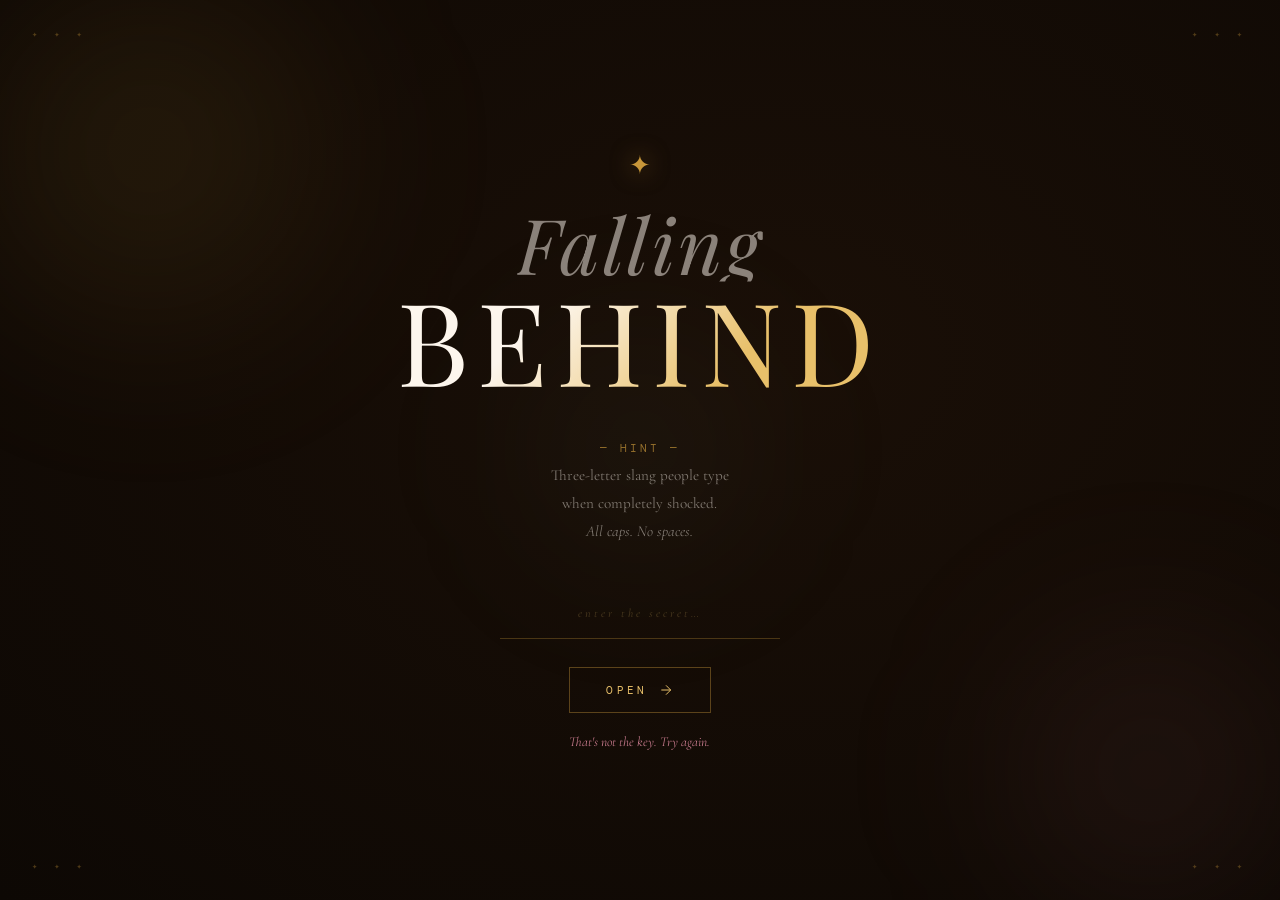
<file: index.html>
<!DOCTYPE html>
<html lang="en">
<head>
  <meta charset="UTF-8" />
  <meta name="viewport" content="width=device-width, initial-scale=1.0"/>
  <title>For You</title>
  <link rel="icon" type="image/png" sizes="1000x1000" href="papoi.png">
  <link rel="stylesheet" href="style.css" />
  <link href="https://fonts.googleapis.com/css2?family=Playfair+Display:ital,wght@0,400;0,700;1,400;1,600&family=Cormorant+Garamond:ital,wght@0,300;0,400;1,300;1,400&family=DM+Mono:wght@300;400&display=swap" rel="stylesheet"/>
</head>
<body>

  <div id="page-gate" class="page active">
    <div class="particles" id="particles"></div>
    <div class="blob blob-1"></div>
    <div class="blob blob-2"></div>
    <div class="blob blob-3"></div>

    <div class="gate-center">
      <div class="gate-icon">✦</div>
      <h1 class="gate-title">
        <span class="line-1">Falling</span>
        <span class="line-2">behind</span>
      </h1>
      <p class="gate-clue">
        <span class="clue-label">— hint —</span><br/>
        Three-letter slang people type<br/>when completely shocked.<br/>
        <em>All caps. No spaces.</em>
      </p>
      <div class="password-wrapper">
        <input type="password" id="password-input" class="password-input"
          placeholder="enter the secret…" maxlength="10" autocomplete="off"/>
        <div class="input-line"></div>
        <div class="input-glow"></div>
      </div>
      <button class="gate-btn" id="gate-btn">
        <span>Open</span>
        <svg viewBox="0 0 24 24" fill="none" stroke="currentColor" stroke-width="1.5">
          <path d="M5 12h14M12 5l7 7-7 7"/>
        </svg>
      </button>
      <p class="gate-error" id="gate-error">That's not the key. Try again.</p>
    </div>

    <div class="corner corner-tl">✦ ✦ ✦</div>
    <div class="corner corner-tr">✦ ✦ ✦</div>
    <div class="corner corner-bl">✦ ✦ ✦</div>
    <div class="corner corner-br">✦ ✦ ✦</div>
  </div>

  <canvas id="transition-canvas"></canvas>

  <div id="page-letter" class="page">

    <canvas id="petals-canvas"></canvas>

    <div class="orb orb-1"></div>
    <div class="orb orb-2"></div>
    <div class="orb orb-3"></div>

    <div class="music-player" id="music-player">
      <audio id="bg-audio" loop>
        <source src="firstfrost.mp3" type="audio/mpeg"/>
      </audio>
      <div class="music-disc" id="music-disc">
        <div class="disc-inner">♪</div>
      </div>
      <div class="music-info">
        <span class="music-title">Yearning</span>
        <span class="music-sub">playing ♡</span>
      </div>
      <button class="music-btn" id="music-toggle" title="Play / Pause">
        <svg class="icon-play"  viewBox="0 0 24 24" fill="currentColor"><path d="M8 5v14l11-7z"/></svg>
        <svg class="icon-pause" viewBox="0 0 24 24" fill="currentColor" style="display:none"><path d="M6 19h4V5H6v14zm8-14v14h4V5h-4z"/></svg>
      </button>
      <div class="music-bars">
        <span></span><span></span><span></span><span></span><span></span>
      </div>
    </div>

    <div class="letter-scene">
      <div class="deco-panel deco-left">
        <div class="deco-vine">
          <svg viewBox="0 0 100 700" xmlns="http://www.w3.org/2000/svg" class="vine-svg">
            <path class="vine-path"
              d="M50 0 Q25 60 50 120 Q75 180 50 240 Q25 300 50 360 Q75 420 50 480 Q25 540 50 600 Q75 660 50 700"
              stroke="currentColor" fill="none" stroke-width="1.8" opacity="0.5"
              stroke-dasharray="900" stroke-dashoffset="900"/>
            <ellipse cx="32" cy="90"  rx="14" ry="7" fill="currentColor" opacity=".22" transform="rotate(-35 32 90)"/>
            <ellipse cx="68" cy="180" rx="14" ry="7" fill="currentColor" opacity=".22" transform="rotate(35 68 180)"/>
            <ellipse cx="32" cy="270" rx="16" ry="8" fill="currentColor" opacity=".22" transform="rotate(-30 32 270)"/>
            <ellipse cx="68" cy="360" rx="14" ry="7" fill="currentColor" opacity=".22" transform="rotate(35 68 360)"/>
            <ellipse cx="32" cy="450" rx="16" ry="8" fill="currentColor" opacity=".22" transform="rotate(-30 32 450)"/>
            <ellipse cx="68" cy="540" rx="14" ry="7" fill="currentColor" opacity=".22" transform="rotate(35 68 540)"/>
          </svg>
        </div>
        <div class="deco-flowers">
          <div class="flower flower-1">✿</div>
          <div class="flower flower-2">❀</div>
          <div class="flower flower-3">✾</div>
          <div class="flower flower-4">✿</div>
          <div class="flower flower-5">❋</div>
          <div class="flower flower-6">❀</div>
        </div>
        <div class="side-butterflies">
          <div class="butterfly b-l-1">🦋</div>
          <div class="butterfly b-l-2">🦋</div>
        </div>
      </div>

      <div class="letter-container">
        <div class="letter-paper" id="letter-paper">
          <div class="paper-texture"></div>

          <!-- Wax seal -->
          <div class="wax-seal"><div class="seal-circle">✦</div></div>

          <!-- Ribbon -->
          <div class="ribbon-banner">
            <div class="ribbon-side ribbon-left-side"></div>
            <span class="ribbon-text">✿ &nbsp; 你好 &nbsp; ✿</span>
            <div class="ribbon-side ribbon-right-side"></div>
          </div>

          <div class="letter-ornament-top">
            <div class="ornament-line"></div>
            <span class="ornament-symbol">✦ ❧ ✦</span>
            <div class="ornament-line"></div>
          </div>

          <div class="letter-header">
          <p class="letter-date">2026</p>
          <p class="tiny-note">
          Click ⬇
          </p>
          <a href="message.html" class="memory-date">
            08/06/26
          </a>

          <a href="hbdquin.html" class="memory-date">
            hbd quin 26
          </a>

          <h2 class="letter-salutation">Haii kuinn</h2>
        </div>  

          <div class="letter-body">
            <p class="reveal-p">
              I’ve actually been thinking for quite a while about whether I should give you this letter or not. In the end, I decided to just do it before I overthink everything again. I don’t really expect anything from this letter honestly, but I think there are some things I’ve wanted to say, at least for myself.
            </p>

            <div class="inline-deco">— ✦ —</div>

            <p class="reveal-p">
              I just want to thank you for every little impact you brought into my life, even if you probably never realized it. Somehow, just seeing you around could make an ordinary day feel a bit better. It’s funny because we never really talked, and I never had the courage to properly tell you how I felt either. Maybe because deep down, I already knew nothing would probably happen anyway, so I just kept everything to myself.
            </p>

            <p class="reveal-p">
             But strangely, I don’t regret it. I think some people come into our lives not to become “something,” but just to leave good memories behind, and I’m honestly grateful for that. Even from a distance, you became a small part of my life that I’ll probably remember for a long time. At first, I thought that if I could be your friend, it would make my feelings go away but turns out I didn't have the opportunity to talk to you and my feelings ended up getting worse. But it's fine, I have already dealt with it :p
            </p>

            <div class="pressed-flower-deco">
              <span class="pf pf-1">✿</span>
              <span class="pf pf-2">❀</span>
              <span class="pf pf-3">✾</span>
              <span class="pf pf-4">❀</span>
              <span class="pf pf-5">✿</span>
            </div>

            <div class="inline-deco">— ✦ —</div>

            <p class="reveal-p">
              Giving you this letter feels a little embarrassing ngl, but also relieving at the same time. At least now I won’t keep wondering “what if I said something?” years later. Humans love doing that to themselves for some reason.
            </p>

            <p class="reveal-p">
              Anyway, I genuinely wish nothing but good things for you. Good luck with your uni preparation!!!! future can feel scary and exciting at the same time, but I hope everything goes well for you and that you end up somewhere that makes you happy.
            </p>
          </div>

          <div class="letter-closing">
            <p class="closing-text">Anonymous,</p>
            <p class="closing-signature">— ✦ —</p>
            <div class="closing-hearts">
              <span class="hrt hrt-1">♡</span>
              <span class="hrt hrt-2">♡</span>
              <span class="hrt hrt-3">♡</span>
            </div>
          </div>

          <!-- Reply Form -->
<div class="reply-section">
  <div class="reply-ornament">
    <span>✦</span>
  </div>

  <h3 class="reply-title">anything you want to say?</h3>

  <p class="reply-sub">
  if you want to leave a comment you can
  text here
  i will reply through the link below the send button
  </p>

  <form
    class="reply-form"
    action="https://formspree.io/f/mkoenkna"
    method="POST"
  >
    <textarea
      name="message"
      placeholder="write something here..."
      required
    ></textarea>

    <button type="submit" class="reply-btn">
      send ✦
    </button>

    <a href="reply.html" class="hidden-reply-link">
  click here to see my reply
</a>
  </form>
</div>

          <div class="letter-ornament-bottom">
            <div class="ornament-line"></div>
            <span class="ornament-symbol">✾ ❦ ✾</span>
            <div class="ornament-line"></div>
          </div>

          <div class="stamp stamp-tl">✿</div>
          <div class="stamp stamp-tr">✿</div>
          <div class="stamp stamp-bl">✾</div>
          <div class="stamp stamp-br">✾</div>
        </div>
      </div>

      <div class="deco-panel deco-right">
        <div class="deco-vine">
          <svg viewBox="0 0 100 700" xmlns="http://www.w3.org/2000/svg" class="vine-svg" style="transform:scaleX(-1)">
            <path class="vine-path"
              d="M50 0 Q25 60 50 120 Q75 180 50 240 Q25 300 50 360 Q75 420 50 480 Q25 540 50 600 Q75 660 50 700"
              stroke="currentColor" fill="none" stroke-width="1.8" opacity="0.5"
              stroke-dasharray="900" stroke-dashoffset="900"/>
            <ellipse cx="32" cy="90"  rx="14" ry="7" fill="currentColor" opacity=".22" transform="rotate(-35 32 90)"/>
            <ellipse cx="68" cy="180" rx="14" ry="7" fill="currentColor" opacity=".22" transform="rotate(35 68 180)"/>
            <ellipse cx="32" cy="270" rx="16" ry="8" fill="currentColor" opacity=".22" transform="rotate(-30 32 270)"/>
            <ellipse cx="68" cy="360" rx="14" ry="7" fill="currentColor" opacity=".22" transform="rotate(35 68 360)"/>
            <ellipse cx="32" cy="450" rx="16" ry="8" fill="currentColor" opacity=".22" transform="rotate(-30 32 450)"/>
            <ellipse cx="68" cy="540" rx="14" ry="7" fill="currentColor" opacity=".22" transform="rotate(35 68 540)"/>
          </svg>
        </div>
        <div class="deco-flowers">
          <div class="flower flower-1">❀</div>
          <div class="flower flower-2">✿</div>
          <div class="flower flower-3">❋</div>
          <div class="flower flower-4">✾</div>
          <div class="flower flower-5">✿</div>
          <div class="flower flower-6">✾</div>
        </div>
        <div class="side-butterflies">
          <div class="butterfly b-r-1">🦋</div>
          <div class="butterfly b-r-2">🦋</div>
        </div>
      </div>

    </div>

    <div class="sparkle-layer" id="sparkle-layer"></div>

  </div>

  <script src="script.js"></script>
</body>
</html>
</file>
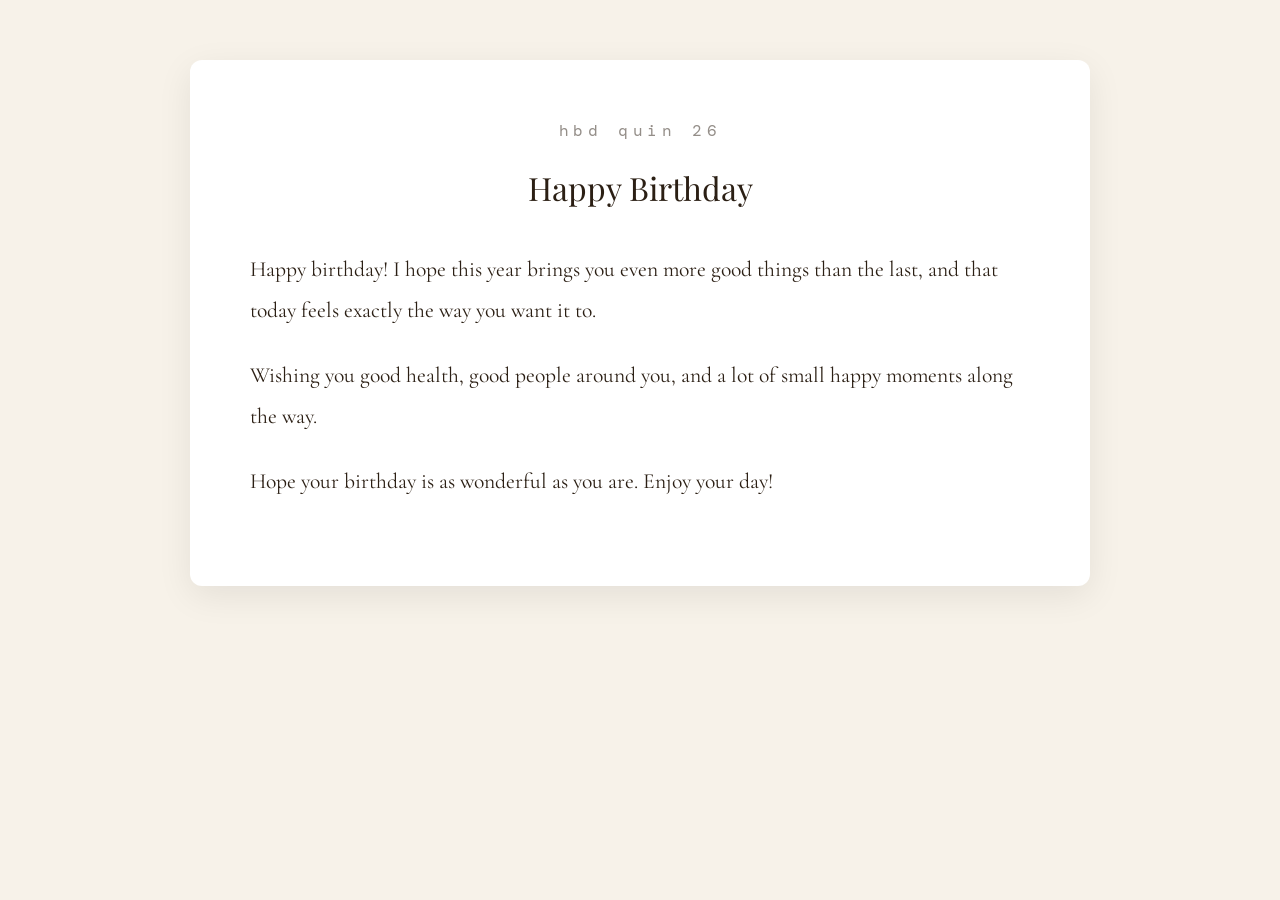
<file: Hbdquin.html>
<!DOCTYPE html>
<html lang="en">
<head>
<meta charset="UTF-8">
<meta name="viewport" content="width=device-width, initial-scale=1.0">
<title>hbd quin 26</title>
<link rel="stylesheet" href="message.css">
<link rel="icon" type="image/png" sizes="1000x1000" href="papoi.png">
<link href="https://fonts.googleapis.com/css2?family=Playfair+Display:wght@400;600&family=Cormorant+Garamond:wght@400;500&family=DM+Mono:wght@300;400&display=swap" rel="stylesheet">
</head>

<body>

<div class="container">

<div class="paper">

<div class="top-date">
hbd quin 26
</div>

<h1>Happy Birthday</h1>

<div class="content">
<p>
Happy birthday! I hope this year brings you even more good things than the last, and that today feels exactly the way you want it to.
</p>
<p>
Wishing you good health, good people around you, and a lot of small happy moments along the way.
</p>
<p>
Hope your birthday is as wonderful as you are. Enjoy your day!
</p>
</div>

</div>

</div>

</body>
</html>
</file>
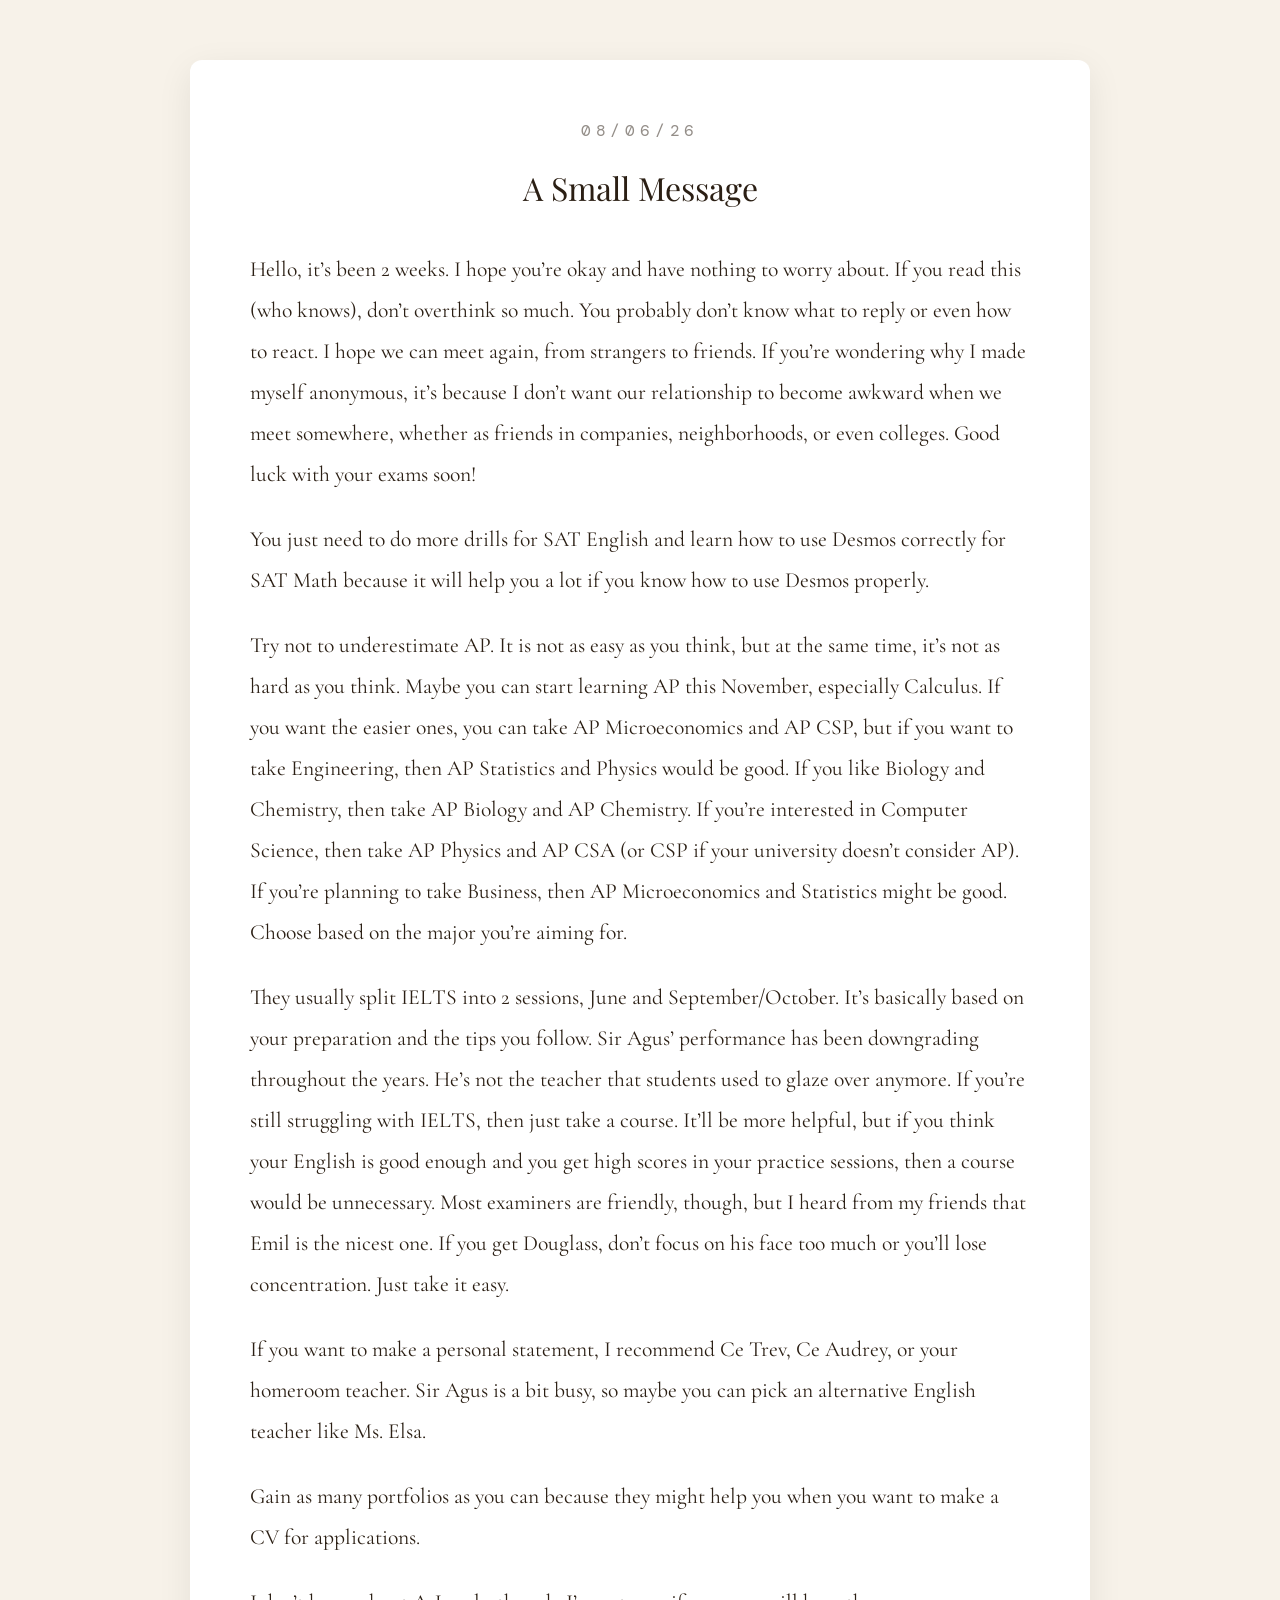
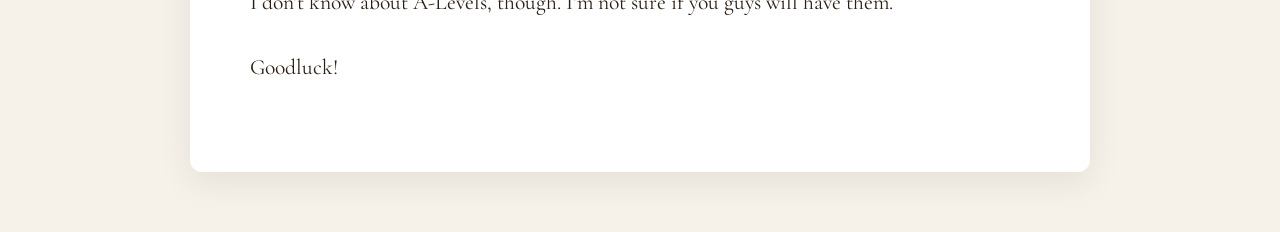
<file: message.html>
<!DOCTYPE html>
<html lang="en">
<head>
<meta charset="UTF-8">
<meta name="viewport" content="width=device-width, initial-scale=1.0">
<title>08/06/26</title>
<link rel="stylesheet" href="message.css">
<link rel="icon" type="image/png" sizes="1000x1000" href="papoi.png">
<link href="https://fonts.googleapis.com/css2?family=Playfair+Display:wght@400;600&family=Cormorant+Garamond:wght@400;500&family=DM+Mono:wght@300;400&display=swap" rel="stylesheet">
</head>

<body>

<div class="container">

<div class="paper">

<div class="top-date">
08/06/26
</div>

<h1>A Small Message</h1>

<div class="content">
<p>
Hello, it’s been 2 weeks. I hope you’re okay and have nothing to worry about. If you read this (who knows), don’t overthink so much. You probably don’t know what to reply or even how to react. I hope we can meet again, from strangers to friends. If you’re wondering why I made myself anonymous, it’s because I don’t want our relationship to become awkward when we meet somewhere, whether as friends in companies, neighborhoods, or even colleges. Good luck with your exams soon!
</p>
<p>
You just need to do more drills for SAT English and learn how to use Desmos correctly for SAT Math because it will help you a lot if you know how to use Desmos properly.
</p>
<p>
Try not to underestimate AP. It is not as easy as you think, but at the same time, it’s not as hard as you think. Maybe you can start learning AP this November, especially Calculus. If you want the easier ones, you can take AP Microeconomics and AP CSP, but if you want to take Engineering, then AP Statistics and Physics would be good. If you like Biology and Chemistry, then take AP Biology and AP Chemistry. If you’re interested in Computer Science, then take AP Physics and AP CSA (or CSP if your university doesn’t consider AP). If you’re planning to take Business, then AP Microeconomics and Statistics might be good. Choose based on the major you’re aiming for.
</p>
<p>
They usually split IELTS into 2 sessions, June and September/October. It’s basically based on your preparation and the tips you follow. Sir Agus’ performance has been downgrading throughout the years. He’s not the teacher that students used to glaze over anymore. If you’re still struggling with IELTS, then just take a course. It’ll be more helpful, but if you think your English is good enough and you get high scores in your practice sessions, then a course would be unnecessary. Most examiners are friendly, though, but I heard from my friends that Emil is the nicest one. If you get Douglass, don’t focus on his face too much or you’ll lose concentration. Just take it easy.
<p>
If you want to make a personal statement, I recommend Ce Trev, Ce Audrey, or your homeroom teacher. Sir Agus is a bit busy, so maybe you can pick an alternative English teacher like Ms. Elsa.
</p>
<p>
Gain as many portfolios as you can because they might help you when you want to make a CV for applications.
</p>
<p>
I don’t know about A-Levels, though. I’m not sure if you guys will have them.
</p>
<p>
Goodluck!
</p>
</div>

</div>

</div>

</body>
</html>
</file>
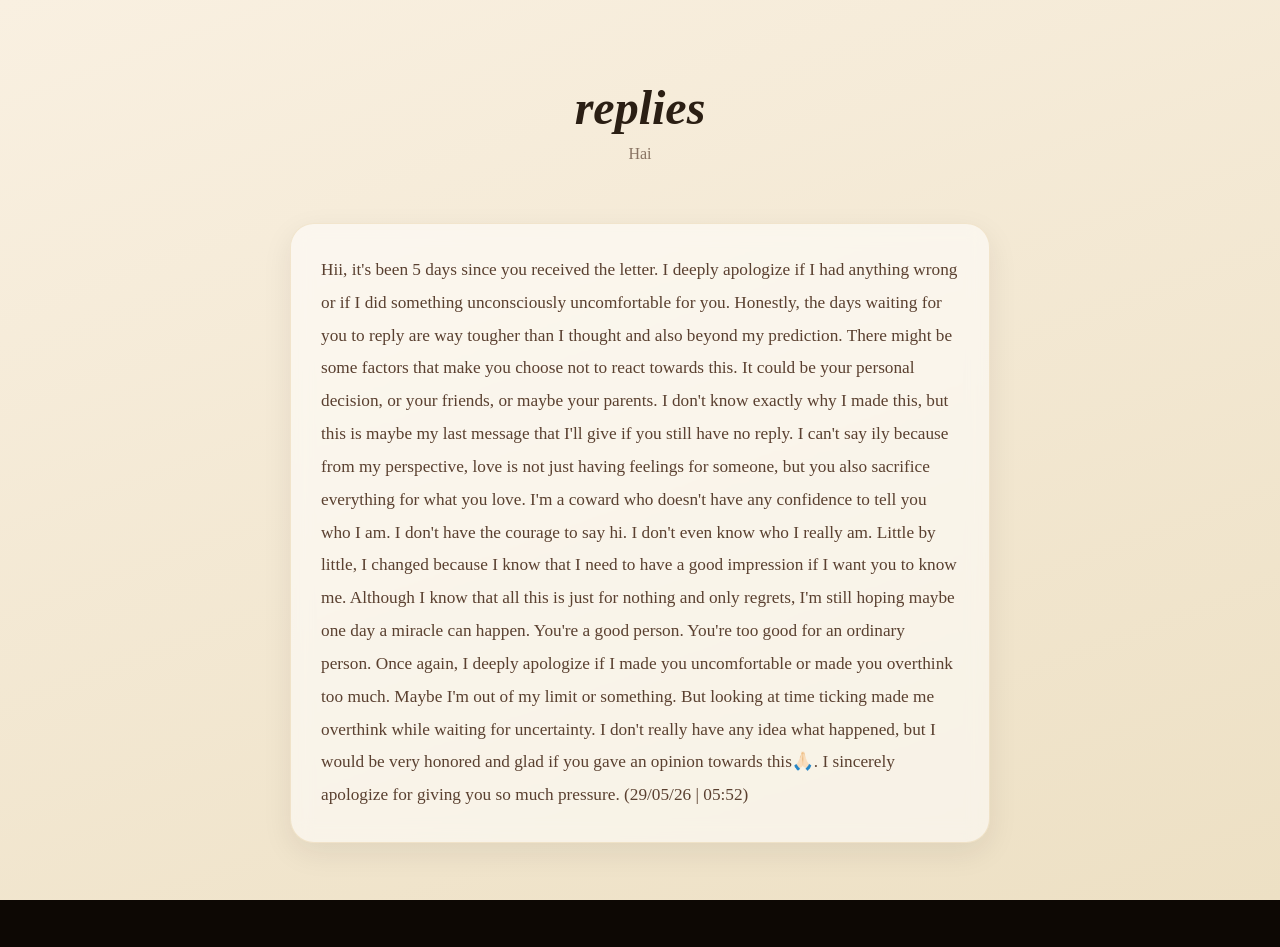
<file: reply.html>
<!DOCTYPE html>
<html lang="en">
<head>
  <meta charset="UTF-8" />
  <meta name="viewport" content="width=device-width, initial-scale=1.0"/>
  <title>Replies</title>
  <link rel="icon" type="image/png" sizes="1000x1000" href="papoi.png">
  <link rel="stylesheet" href="style.css" />

  <style>
    body {
      background: linear-gradient(160deg, #f9f0e1, #ede0c4);
      min-height: 100vh;
      padding: 80px 20px;
      font-family: var(--font-body);
      overflow-y: auto;
    }

    .reply-page {
      max-width: 700px;
      margin: auto;
    }

    .reply-heading {
      text-align: center;
      margin-bottom: 60px;
    }

    .reply-heading h1 {
      font-family: var(--font-display);
      font-size: 3rem;
      font-style: italic;
      color: var(--ink);
    }

    .reply-heading p {
      color: var(--ink-soft);
      opacity: .7;
      margin-top: 10px;
    }

    .reply-card {
      background: rgba(255,255,255,.55);
      border: 1px solid rgba(200,151,58,.18);
      border-radius: 24px;
      padding: 30px;
      margin-bottom: 24px;

      backdrop-filter: blur(10px);

      box-shadow:
        0 10px 30px rgba(43,31,20,.08);
    }

    .reply-to {
      font-family: var(--font-mono);
      color: var(--gold-dark);
      font-size: .8rem;
      letter-spacing: .15em;
      margin-bottom: 18px;
      text-transform: uppercase;
    }

    .reply-message {
      color: var(--ink-soft);
      line-height: 1.9;
      font-size: 1.08rem;
    }
  </style>
</head>
<body>

  <div class="reply-page">

    <div class="reply-heading">
      <h1>replies</h1>
      <p>
        Hai
      </p>
    </div>

    <!-- REPLY CARD -->
    <div class="reply-card">

      <div class="reply-message">
        Hii, it's been 5 days since you received the letter. I deeply apologize if I had anything wrong or if I did something unconsciously uncomfortable for you. Honestly, the days waiting for you to reply are way tougher than I thought and also beyond my prediction. There might be some factors that make you choose not to react towards this. It could be your personal decision, or your friends, or maybe your parents. I don't know exactly why I made this, but this is maybe my last message that I'll give if you still have no reply.

        I can't say ily because from my perspective, love is not just having feelings for someone, but you also sacrifice everything for what you love. I'm a coward who doesn't have any confidence to tell you who I am. I don't have the courage to say hi. I don't even know who I really am. Little by little, I changed because I know that I need to have a good impression if I want you to know me.

        Although I know that all this is just for nothing and only regrets, I'm still hoping maybe one day a miracle can happen. You're a good person. You're too good for an ordinary person. Once again, I deeply apologize if I made you uncomfortable or made you overthink too much. Maybe I'm out of my limit or something. But looking at time ticking made me overthink while waiting for uncertainty. I don't really have any idea what happened, but I would be very honored and glad if you gave an opinion towards this🙏🏻. I sincerely apologize for giving you so much pressure.
        (29/05/26 | 05:52)
      </div>
    </div>

  </div>

</body>
</html>
</file>
<file: style.css>
*, *::before, *::after {
  box-sizing: border-box;
  margin: 0;
  padding: 0;
}

:root {
  --cream:        #fdf6ed;
  --parchment:    #f5e9d3;
  --gold:         #c8973a;
  --gold-light:   #e8c06a;
  --gold-dark:    #8b6220;
  --rose:         #c4788a;
  --rose-dark:    #8a3e50;
  --sage:         #7a9e8a;
  --ink:          #2b1f14;
  --ink-soft:     #5a4030;
  --font-display: 'Playfair Display', serif;
  --font-body:    'Cormorant Garamond', serif;
  --font-mono:    'DM Mono', monospace;
}

html, body {
  height: 100%;
  overflow: hidden;
  background: #0d0804;
}

.page {
  position: fixed;
  inset: 0;
  opacity: 0;
  pointer-events: none;
  overflow: hidden;
}
.page.active {
  opacity: 1;
  pointer-events: all;
}
.page.visible {
  opacity: 1;
  pointer-events: all;
  overflow-y: auto;
}

#transition-canvas {
  position: fixed;
  inset: 0;
  z-index: 9999;
  pointer-events: none;
  display: none; /* JS sets to block when transition starts */
}

#page-gate {
  background: radial-gradient(ellipse at 60% 40%, #1a0f07 0%, #0d0804 100%);
  display: flex;
  align-items: center;
  justify-content: center;
}

/* Ambient blobs */
.blob {
  position: absolute;
  border-radius: 50%;
  filter: blur(80px);
  pointer-events: none;
  animation: blobDrift 12s ease-in-out infinite;
}
.blob-1 {
  width: 500px; height: 500px;
  background: radial-gradient(circle, rgba(200,151,58,.14) 0%, transparent 70%);
  top: -100px; left: -100px;
}
.blob-2 {
  width: 420px; height: 420px;
  background: radial-gradient(circle, rgba(196,120,138,.11) 0%, transparent 70%);
  bottom: -80px; right: -80px;
  animation-delay: -4s;
}
.blob-3 {
  width: 320px; height: 320px;
  background: radial-gradient(circle, rgba(122,158,138,.09) 0%, transparent 70%);
  top: 50%; left: 50%;
  transform: translate(-50%,-50%);
  animation-delay: -8s;
}
@keyframes blobDrift {
  0%, 100% { transform: translate(0,0) scale(1); }
  33%       { transform: translate(30px,-20px) scale(1.05); }
  66%       { transform: translate(-20px,30px) scale(.97); }
}

/* Particles */
.particles { position: absolute; inset: 0; pointer-events: none; }
.particle {
  position: absolute;
  border-radius: 50%;
  background: var(--gold-light);
  animation: particleFloat linear infinite;
  opacity: 0;
}
@keyframes particleFloat {
  0%   { transform: translateY(100vh) scale(0); opacity: 0; }
  10%  { opacity: .6; }
  90%  { opacity: .3; }
  100% { transform: translateY(-10vh) scale(1); opacity: 0; }
}

/* Corner labels */
.corner {
  position: absolute;
  font-size: .55rem;
  letter-spacing: 6px;
  color: var(--gold);
  opacity: .35;
  font-family: var(--font-mono);
}
.corner-tl { top: 28px;    left: 32px; }
.corner-tr { top: 28px;    right: 32px; }
.corner-bl { bottom: 28px; left: 32px; }
.corner-br { bottom: 28px; right: 32px; }

/* Gate center group */
.gate-center {
  position: relative;
  z-index: 10;
  text-align: center;
  display: flex;
  flex-direction: column;
  align-items: center;
  animation: gateFadeIn 1.4s cubic-bezier(.22,1,.36,1) both;
}
@keyframes gateFadeIn {
  from { opacity: 0; transform: translateY(40px); }
  to   { opacity: 1; transform: translateY(0); }
}

/* Spinning star icon */
.gate-icon {
  font-size: 1.6rem;
  color: var(--gold);
  margin-bottom: 24px;
  display: inline-block;
  filter: drop-shadow(0 0 12px rgba(200,151,58,.6));
  animation: spinGlow 6s linear infinite;
}
@keyframes spinGlow {
  0%   { transform: rotate(0deg);   filter: drop-shadow(0 0 8px  rgba(200,151,58,.4)); }
  50%  { transform: rotate(180deg); filter: drop-shadow(0 0 22px rgba(200,151,58,.9)); }
  100% { transform: rotate(360deg); filter: drop-shadow(0 0 8px  rgba(200,151,58,.4)); }
}

/* Title */
.gate-title {
  font-family: var(--font-display);
  font-weight: 400;
  line-height: 1;
  margin-bottom: 36px;
  display: flex;
  flex-direction: column;
  align-items: center;
}
.gate-title .line-1 {
  font-size: clamp(2.6rem, 6vw, 4.8rem);
  color: rgba(253,246,237,.5);
  font-style: italic;
  letter-spacing: .04em;
  animation: revealLine 1s .3s both;
}
.gate-title .line-2 {
  font-size: clamp(3.8rem, 9vw, 7.2rem);
  letter-spacing: .08em;
  text-transform: uppercase;
  animation: revealLine 1s .6s both;
  background: linear-gradient(135deg, var(--cream) 30%, var(--gold-light) 70%);
  -webkit-background-clip: text;
  -webkit-text-fill-color: transparent;
  background-clip: text;
}
@keyframes revealLine {
  from { opacity: 0; transform: translateY(20px); clip-path: inset(0 0 100% 0); }
  to   { opacity: 1; transform: translateY(0);    clip-path: inset(0 0 0%   0); }
}

/* Clue text */
.gate-clue {
  font-family: var(--font-body);
  font-size: .95rem;
  color: rgba(253,246,237,.45);
  line-height: 1.85;
  margin-bottom: 40px;
  animation: gateFadeIn 1s 1s both;
}
.clue-label {
  font-family: var(--font-mono);
  font-size: .68rem;
  letter-spacing: 3px;
  color: var(--gold);
  opacity: .7;
  text-transform: uppercase;
}

/* Password input */
.password-wrapper {
  position: relative;
  width: 280px;
  margin-bottom: 28px;
  animation: gateFadeIn 1s 1.2s both;
}
.password-input {
  width: 100%;
  background: transparent;
  border: none;
  border-bottom: 1px solid rgba(200,151,58,.3);
  outline: none;
  font-family: var(--font-mono);
  font-size: 1.4rem;
  letter-spacing: .5em;
  color: var(--gold-light);
  text-align: center;
  padding: 10px 16px 14px;
  caret-color: var(--gold-light);
  transition: border-color .3s;
}
.password-input::placeholder {
  font-size: .75rem;
  letter-spacing: .25em;
  color: rgba(232,192,106,.25);
  font-family: var(--font-body);
  font-style: italic;
}
.password-input:focus { border-bottom-color: var(--gold); }
.input-line {
  position: absolute;
  bottom: 0; left: 50%;
  width: 0; height: 1px;
  background: var(--gold-light);
  transform: translateX(-50%);
  transition: width .4s cubic-bezier(.22,1,.36,1);
}
.input-glow {
  position: absolute;
  bottom: -2px; left: 50%;
  width: 0; height: 2px;
  background: var(--gold-light);
  filter: blur(4px);
  transform: translateX(-50%);
  transition: width .4s cubic-bezier(.22,1,.36,1);
  opacity: .5;
}
.password-input:focus ~ .input-line { width: 100%; }
.password-input:focus ~ .input-line ~ .input-glow { width: 60%; }

/* Open button */
.gate-btn {
  display: flex;
  align-items: center;
  gap: 10px;
  background: transparent;
  border: 1px solid rgba(200,151,58,.4);
  color: var(--gold-light);
  font-family: var(--font-mono);
  font-size: .7rem;
  letter-spacing: .3em;
  text-transform: uppercase;
  padding: 14px 36px;
  cursor: pointer;
  transition: all .3s;
  position: relative;
  overflow: hidden;
  animation: gateFadeIn 1s 1.4s both;
}
.gate-btn::before {
  content: '';
  position: absolute;
  inset: 0;
  background: var(--gold);
  transform: translateX(-101%);
  transition: transform .4s cubic-bezier(.22,1,.36,1);
}
.gate-btn:hover::before  { transform: translateX(0); }
.gate-btn:hover          { color: var(--ink); border-color: var(--gold); }
.gate-btn span,
.gate-btn svg            { position: relative; z-index: 1; }
.gate-btn svg            { width: 16px; height: 16px; transition: transform .3s; }
.gate-btn:hover svg      { transform: translateX(4px); }

/* Error message */
.gate-error {
  font-family: var(--font-body);
  font-style: italic;
  font-size: .85rem;
  color: var(--rose);
  margin-top: 20px;
  opacity: 0;
  transform: translateY(6px);
  transition: all .4s ease;
  animation: gateFadeIn 1s 1.5s both;
}
.gate-error.show { opacity: 1; transform: translateY(0); }

/* Shake utility */
@keyframes shakeInput {
  0%, 100% { transform: translateX(0); }
  15%       { transform: translateX(-8px); }
  30%       { transform: translateX( 8px); }
  45%       { transform: translateX(-6px); }
  60%       { transform: translateX( 6px); }
  75%       { transform: translateX(-4px); }
  90%       { transform: translateX( 4px); }
}
.shake { animation: shakeInput .5s ease both !important; }

#page-letter {
  background: linear-gradient(160deg, #f9f0e1 0%, #ede0c4 40%, #e4d3b5 100%);
  min-height: 100vh;
  overflow-y: auto;
}

/* Falling petals canvas */
#petals-canvas {
  position: fixed;
  inset: 0;
  pointer-events: none;
  z-index: 0;
}

/* Ambient orbs */
.orb {
  position: fixed;
  border-radius: 50%;
  filter: blur(100px);
  pointer-events: none;
  z-index: 0;
}
.orb-1 {
  width: 520px; height: 520px;
  top: -110px; left: -160px;
  background: radial-gradient(circle, rgba(200,151,58,.10) 0%, transparent 70%);
  animation: orbDrift 14s ease-in-out infinite;
}
.orb-2 {
  width: 420px; height: 420px;
  bottom: -90px; right: -110px;
  background: radial-gradient(circle, rgba(196,120,138,.09) 0%, transparent 70%);
  animation: orbDrift 18s ease-in-out infinite;
  animation-delay: -6s;
}
.orb-3 {
  width: 320px; height: 320px;
  top: 40%; left: 45%;
  background: radial-gradient(circle, rgba(122,158,138,.07) 0%, transparent 70%);
  animation: orbDrift 22s ease-in-out infinite;
  animation-delay: -11s;
}
@keyframes orbDrift {
  0%, 100% { transform: translate(0,0); }
  33%       { transform: translate(40px,-30px); }
  66%       { transform: translate(-25px,35px); }
}

.music-player {
  position: fixed;
  bottom: 28px; right: 28px;
  z-index: 100;
  display: flex;
  align-items: center;
  gap: 14px;
  background: rgba(253,246,237,.92);
  border: 1px solid rgba(200,151,58,.35);
  border-radius: 60px;
  padding: 10px 20px 10px 12px;
  box-shadow: 0 8px 32px rgba(43,31,20,.15), 0 2px 8px rgba(43,31,20,.08);
  backdrop-filter: blur(14px);
  -webkit-backdrop-filter: blur(14px);
  opacity: 0;
  transform: translateY(24px);
  transition: opacity .7s ease, transform .7s cubic-bezier(.22,1,.36,1);
}
.music-player.show { opacity: 1; transform: translateY(0); }

/* Spinning disc */
.music-disc {
  width: 42px; height: 42px;
  border-radius: 50%;
  flex-shrink: 0;
  position: relative;
  background: conic-gradient(var(--gold-dark), var(--rose-dark), var(--sage), var(--gold-dark));
  display: flex;
  align-items: center;
  justify-content: center;
}
.music-disc::before {
  content: '';
  position: absolute;
  inset: 5px;
  border-radius: 50%;
  background: var(--parchment);
}
.disc-inner {
  position: relative;
  z-index: 1;
  font-size: .9rem;
  color: var(--gold-dark);
  font-family: var(--font-display);
}
.music-disc.spinning { animation: discSpin 3s linear infinite; }
@keyframes discSpin { to { transform: rotate(360deg); } }

/* Info text */
.music-info   { display: flex; flex-direction: column; gap: 1px; }
.music-title  { font-family: var(--font-body);  font-size: .82rem; color: var(--ink); }
.music-sub    { font-family: var(--font-mono);  font-size: .6rem;  color: var(--gold-dark); opacity: .65; letter-spacing: .05em; }

/* Play/pause button */
.music-btn {
  background: transparent;
  border: none;
  cursor: pointer;
  color: var(--gold-dark);
  width: 28px; height: 28px;
  display: flex;
  align-items: center;
  justify-content: center;
  transition: transform .2s, color .2s;
  flex-shrink: 0;
}
.music-btn:hover { transform: scale(1.2); color: var(--rose); }
.music-btn svg   { width: 20px; height: 20px; }

/* Animated bars */
.music-bars {
  display: flex;
  align-items: flex-end;
  gap: 2px;
  height: 16px;
  flex-shrink: 0;
}
.music-bars span {
  width: 3px;
  background: var(--gold);
  border-radius: 2px;
  height: 4px;
}
.music-bars.active span { animation: barDance .7s ease-in-out infinite alternate; }
.music-bars span:nth-child(1) { animation-delay: .00s; }
.music-bars span:nth-child(2) { animation-delay: .10s; }
.music-bars span:nth-child(3) { animation-delay: .20s; }
.music-bars span:nth-child(4) { animation-delay: .15s; }
.music-bars span:nth-child(5) { animation-delay: .05s; }
@keyframes barDance { from { height: 3px; } to { height: 14px; } }

.letter-scene {
  position: relative;
  z-index: 1;
  display: flex;
  align-items: flex-start;
  justify-content: center;
  min-height: 100vh;
  padding: 60px 20px;
}

/* ── Decoration panels ── */
.deco-panel {
  width: 110px;
  position: sticky;
  top: 60px;
  height: calc(100vh - 120px);
  display: flex;
  flex-direction: column;
  align-items: center;
  justify-content: space-between;
  flex-shrink: 0;
  padding: 10px 0;
}

.vine-svg { width: 64px; height: 100%; color: var(--sage); }

/* Vine draws on scroll-reveal from JS */
.vine-path {
  stroke-dasharray: 900;
  stroke-dashoffset: 900;
  transition: stroke-dashoffset 2.8s cubic-bezier(.22,1,.36,1);
}
.vine-path.drawn { stroke-dashoffset: 0; }

/* Flowers */
.deco-flowers {
  position: absolute;
  top: 0;
  display: flex;
  flex-direction: column;
  gap: 44px;
  align-items: center;
  height: 100%;
  justify-content: center;
}
.flower {
  display: inline-block;
  opacity: .65;
  animation: flowerSway 4s ease-in-out infinite;
}
.flower-1 { font-size: 2.1rem; color: var(--rose);      animation-delay: 0s; }
.flower-2 { font-size: 1.4rem; color: var(--rose-dark); animation-delay: .5s; }
.flower-3 { font-size: 1.9rem; color: var(--gold);      animation-delay: 1s; }
.flower-4 { font-size: 1.5rem; color: var(--rose);      animation-delay: 1.5s; }
.flower-5 { font-size: 2.2rem; color: var(--rose-dark); animation-delay: 2s; }
.flower-6 { font-size: 1.6rem; color: var(--gold);      animation-delay: 2.5s; }
@keyframes flowerSway {
  0%, 100% { transform: rotate(-10deg) scale(1); }
  50%       { transform: rotate( 10deg) scale(1.08); }
}

/* Butterflies */
.side-butterflies {
  position: absolute;
  top: 0; width: 100%; height: 100%;
  pointer-events: none;
}
.butterfly {
  position: absolute;
  font-size: 1.3rem;
  opacity: .45;
  animation: butterflyDrift ease-in-out infinite;
}
.b-l-1 { top: 25%; left: 5px;   animation-duration: 7s;  animation-delay: 0s; }
.b-l-2 { top: 65%; left: 10px;  animation-duration: 9s;  animation-delay: -3s; }
.b-r-1 { top: 30%; right: 5px;  animation-duration: 8s;  animation-delay: -1s; }
.b-r-2 { top: 70%; right: 10px; animation-duration: 10s; animation-delay: -4s; }
@keyframes butterflyDrift {
  0%, 100% { transform: translateY(0)    rotate(-5deg) scaleX(1); }
  25%       { transform: translateY(-18px) rotate( 3deg) scaleX(1); }
  50%       { transform: translateY(-8px)  rotate(-3deg) scaleX(-1); }
  75%       { transform: translateY(-22px) rotate( 5deg) scaleX(-1); }
}

/* Floating sparkles */
.sparkle-layer { position: fixed; inset: 0; pointer-events: none; z-index: 0; }
.sparkle {
  position: absolute;
  opacity: 0;
  color: var(--gold);
  animation: sparklePop linear infinite;
}
@keyframes sparklePop {
  0%   { opacity: 0;  transform: scale(0)   rotate(0deg); }
  30%  { opacity: .9; }
  70%  { opacity: .6; }
  100% { opacity: 0;  transform: scale(1.5) rotate(180deg); }
}

.letter-container { flex: 1; max-width: 700px; }

.letter-paper {
  position: relative;
  background: linear-gradient(170deg, #fffdf9 0%, #fdf6e8 50%, #f9edcf 100%);
  border: 1px solid rgba(200,151,58,.18);
  box-shadow:
    0 2px 4px  rgba(43,31,20,.04),
    0 8px 28px rgba(43,31,20,.08),
    0 28px 70px rgba(43,31,20,.13),
    inset 0 1px 0 rgba(255,255,255,.9),
    inset 0 0 100px rgba(200,151,58,.04);
  padding: 24px 64px 56px;
  border-radius: 2px;
  overflow: hidden;
  /* entrance animation — triggered by JS adding .enter */
  opacity: 0;
  transform: translateY(50px) scale(.97);
  transition: opacity 1.1s cubic-bezier(.22,1,.36,1),
              transform 1.1s cubic-bezier(.22,1,.36,1);
}
.letter-paper.enter {
  opacity: 1;
  transform: translateY(0) scale(1);
}

/* Paper line texture */
.paper-texture {
  position: absolute;
  inset: 0;
  pointer-events: none;
  background-image: repeating-linear-gradient(
    0deg,
    transparent,
    transparent 27px,
    rgba(200,151,58,.06) 27px,
    rgba(200,151,58,.06) 28px
  );
}

/* Corner stamps */
.stamp { position: absolute; font-size: 2rem; color: var(--rose); opacity: .16; line-height: 1; }
.stamp-tl { top: 20px;    left: 22px; }
.stamp-tr { top: 20px;    right: 22px; }
.stamp-bl { bottom: 20px; left: 22px; }
.stamp-br { bottom: 20px; right: 22px; }

/* Wax seal */
.wax-seal { display: flex; justify-content: center; margin-bottom: 10px; }
.seal-circle {
  width: 52px; height: 52px;
  border-radius: 50%;
  background: radial-gradient(circle at 35% 35%, #d4903a, #8b3e1a);
  display: flex;
  align-items: center;
  justify-content: center;
  font-size: 1.3rem;
  color: rgba(255,240,200,.85);
  box-shadow: 0 4px 14px rgba(139,62,26,.35), inset 0 1px 2px rgba(255,240,200,.3);
  animation: sealPulse 3s ease-in-out infinite;
}
@keyframes sealPulse {
  0%, 100% { box-shadow: 0 4px 14px rgba(139,62,26,.35), inset 0 1px 2px rgba(255,240,200,.3); }
  50%       { box-shadow: 0 6px 22px rgba(139,62,26,.55), inset 0 1px 2px rgba(255,240,200,.3); }
}

/* Ribbon banner */
.ribbon-banner {
  display: flex;
  align-items: center;
  justify-content: center;
  margin-bottom: 18px;
}
.ribbon-side {
  flex: 1;
  height: 24px;
  border-top: 1px solid rgba(196,120,138,.25);
  border-bottom: 1px solid rgba(196,120,138,.25);
}
.ribbon-left-side  { background: linear-gradient(90deg,  transparent, rgba(196,120,138,.18)); }
.ribbon-right-side { background: linear-gradient(270deg, transparent, rgba(196,120,138,.18)); }
.ribbon-text {
  font-family: var(--font-mono);
  font-size: .62rem;
  letter-spacing: .25em;
  color: var(--rose-dark);
  opacity: .7;
  text-transform: uppercase;
  padding: 4px 16px;
  white-space: nowrap;
  border-top: 1px solid rgba(196,120,138,.3);
  border-bottom: 1px solid rgba(196,120,138,.3);
}

/* Ornament lines */
.letter-ornament-top,
.letter-ornament-bottom {
  display: flex;
  align-items: center;
  gap: 12px;
  margin-bottom: 28px;
}
.letter-ornament-bottom { margin-top: 28px; margin-bottom: 0; }
.ornament-line {
  flex: 1;
  height: 1px;
  background: linear-gradient(90deg, transparent, var(--gold) 30%, var(--gold) 70%, transparent);
  opacity: .4;
}
.ornament-symbol {
  font-family: var(--font-body);
  color: var(--gold-dark);
  font-size: 1.1rem;
  white-space: nowrap;
  opacity: .65;
  letter-spacing: 4px;
}

/* Letter header */
.letter-header { margin-bottom: 24px; }
.letter-date {
  font-family: var(--font-mono);
  font-size: .72rem;
  letter-spacing: .2em;
  color: var(--ink-soft);
  opacity: .5;
  margin-bottom: 12px;
  text-transform: uppercase;
}
.letter-salutation {
  font-family: var(--font-display);
  font-size: 2.1rem;
  font-weight: 400;
  font-style: italic;
  color: var(--ink);
}

/* Letter body */
.letter-body {
  font-family: var(--font-body);
  font-size: 1.15rem;
  line-height: 2.05;
  color: var(--ink-soft);
  font-weight: 300;
}
.letter-body p { margin-bottom: 22px; text-indent: 2em; }
.letter-body p:first-child { text-indent: 0; }

/* Scroll-triggered reveal */
.reveal-p {
  opacity: 0;
  transform: translateY(24px);
  transition: opacity .8s ease, transform .8s cubic-bezier(.22,1,.36,1);
}
.reveal-p.visible { opacity: 1; transform: translateY(0); }

.inline-deco {
  text-align: center;
  color: var(--gold-dark);
  font-size: .95rem;
  letter-spacing: 6px;
  opacity: .5;
  margin: 6px 0 22px;
}

/* Pressed flower cluster */
.pressed-flower-deco {
  display: flex;
  justify-content: center;
  align-items: center;
  gap: 10px;
  margin: 14px 0 6px;
}
.pf {
  display: inline-block;
  opacity: .38;
  animation: pfSway ease-in-out infinite;
}
.pf-1 { font-size: 1.1rem; color: var(--rose);      animation-duration: 4s;   animation-delay: 0s; }
.pf-2 { font-size: 1.6rem; color: var(--rose-dark); animation-duration: 5s;   animation-delay: .6s; }
.pf-3 { font-size: 1.8rem; color: var(--gold);      animation-duration: 3.5s; animation-delay: 1.2s; }
.pf-4 { font-size: 1.6rem; color: var(--rose-dark); animation-duration: 5s;   animation-delay: .3s; }
.pf-5 { font-size: 1.1rem; color: var(--rose);      animation-duration: 4s;   animation-delay: .9s; }
@keyframes pfSway {
  0%, 100% { transform: rotate(-12deg) scale(1); }
  50%       { transform: rotate( 12deg) scale(1.05); }
}

/* Closing */
.letter-closing { margin-top: 36px; text-align: right; }
.closing-text {
  font-family: var(--font-display);
  font-style: italic;
  font-size: 1.3rem;
  color: var(--ink);
  margin-bottom: 6px;
}
.closing-signature {
  font-family: var(--font-display);
  font-size: 2rem;
  color: var(--gold-dark);
  opacity: .55;
  letter-spacing: 8px;
}
.closing-hearts { display: flex; justify-content: flex-end; gap: 6px; margin-top: 10px; }
.hrt {
  font-size: 1.1rem;
  color: var(--rose);
  opacity: .6;
  display: inline-block;
  animation: heartBeat ease-in-out infinite;
}
.hrt-1 { animation-duration: 1.8s; animation-delay: 0s; }
.hrt-2 { animation-duration: 1.8s; animation-delay: .2s; }
.hrt-3 { animation-duration: 1.8s; animation-delay: .4s; }
@keyframes heartBeat {
  0%, 100% { transform: scale(1); }
  30%       { transform: scale(1.25); }
  60%       { transform: scale(1); }
  80%       { transform: scale(1.15); }
}

@media (max-width: 768px) {
  .deco-panel     { display: none; }
  .letter-paper   { padding: 20px 22px 40px; }
  .gate-title .line-2 { font-size: 3.2rem; }
  .corner         { display: none; }
  .music-player   { bottom: 16px; right: 16px; padding: 8px 14px 8px 10px; }
}

/* ───────── Reply Form ───────── */

.reply-section {
  margin-top: 70px;
  padding-top: 40px;
  border-top: 1px solid rgba(200,151,58,.18);
  text-align: center;
}

.reply-ornament {
  margin-bottom: 18px;
  color: var(--gold);
  opacity: .6;
  font-size: 1.2rem;
}

.reply-title {
  font-family: var(--font-display);
  font-size: 2rem;
  font-style: italic;
  font-weight: 400;
  color: var(--ink);
  margin-bottom: 14px;
}

.reply-sub {
  font-family: var(--font-body);
  color: var(--ink-soft);
  font-size: 1.05rem;
  line-height: 1.8;
  opacity: .75;
  max-width: 520px;
  margin: 0 auto 32px;
}

.reply-form {
  display: flex;
  flex-direction: column;
  gap: 18px;
}

.reply-form textarea,
.reply-form input {
  width: 100%;
  border: 1px solid rgba(200,151,58,.22);
  background: rgba(255,255,255,.45);
  padding: 18px 20px;
  font-family: var(--font-body);
  font-size: 1rem;
  color: var(--ink);
  outline: none;
  border-radius: 16px;
  transition: all .3s ease;
}

.reply-form textarea {
  min-height: 160px;
  resize: vertical;
  line-height: 1.8;
}

.hidden-reply-link {
  display: block;
  text-align: center;
  margin-top: 30px;
  color: rgb(158, 102, 0);
  text-decoration: none;
  font-size: 1rem;
  transition: .3s;
}

.hidden-reply-link:hover {
  color: var(--red);
}

.reply-form textarea:focus,
.reply-form input:focus {
  border-color: var(--gold);
  box-shadow: 0 0 0 4px rgba(200,151,58,.08);
  background: rgba(255,255,255,.7);
}

.reply-form textarea::placeholder,
.reply-form input::placeholder {
  color: rgba(90,64,48,.45);
  font-style: italic;
}

.reply-btn {
  align-self: center;
  border: 1px solid rgba(200,151,58,.4);
  background: transparent;
  color: var(--gold-dark);
  padding: 14px 34px;
  border-radius: 999px;
  cursor: pointer;
  font-family: var(--font-mono);
  letter-spacing: .18em;
  text-transform: uppercase;
  transition: all .3s ease;
}

.reply-btn:hover {
  background: var(--gold);
  color: white;
  transform: translateY(-2px);
  box-shadow: 0 10px 24px rgba(200,151,58,.2);
}

.memory-date{
    display:inline-block;
    margin-bottom:20px;

    padding:8px 18px;

    border:1px solid rgba(200,151,58,.4);
    border-radius:999px;

    background:rgba(200,151,58,.08);

    color:#8a6a2b;

    font-family:'DM Mono', monospace;
    letter-spacing:.25em;

    text-decoration:none;

    transition:.3s ease;
}

.memory-date:hover{
    transform:translateY(-2px);
    background:rgba(200,151,58,.15);
    box-shadow:0 4px 15px rgba(200,151,58,.15);
}

.tiny-note{
    font-size:.85rem;
    letter-spacing:.15em;
    text-transform:uppercase;
    opacity:.55;
    margin-bottom:10px;
}
</file>
<file: message.css>
*{
    margin:0;
    padding:0;
    box-sizing:border-box;
}

body{
    background:#f7f2e9;
    min-height:100vh;
    padding:60px 20px;

    font-family:'Cormorant Garamond',serif;
    color:#2b1f14;
}

.container{
    max-width:900px;
    margin:auto;
}

.paper{
    background:white;

    padding:60px;

    border-radius:12px;

    box-shadow:
    0 10px 35px rgba(0,0,0,.08);
}

.top-date{
    text-align:center;

    font-family:'DM Mono',monospace;

    letter-spacing:.3em;

    opacity:.5;

    margin-bottom:25px;
}

h1{
    text-align:center;

    font-family:'Playfair Display',serif;

    font-weight:400;

    margin-bottom:40px;
}

.content p{
    font-size:1.35rem;

    line-height:1.9;

    margin-bottom:24px;
}

@media(max-width:768px){

.paper{
    padding:35px 25px;
}

.content p{
    font-size:1.15rem;
}

}
</file>
